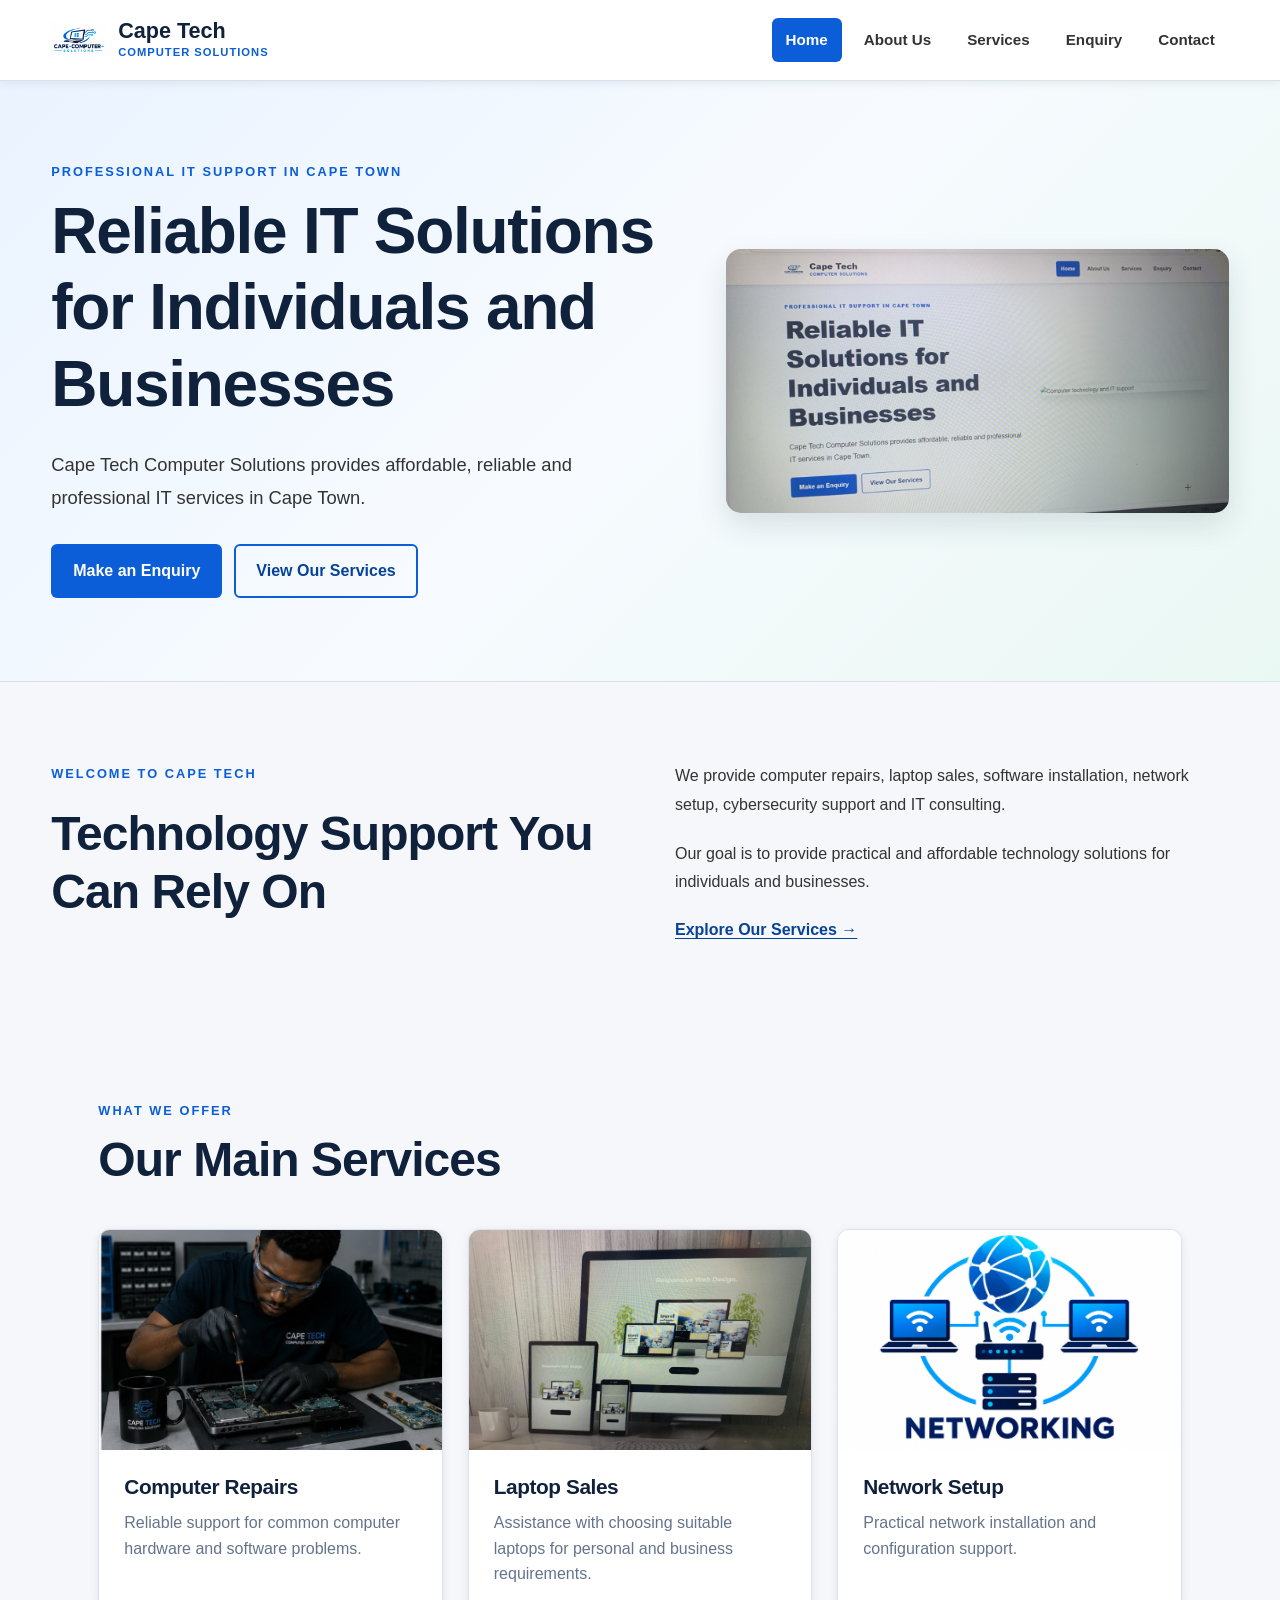
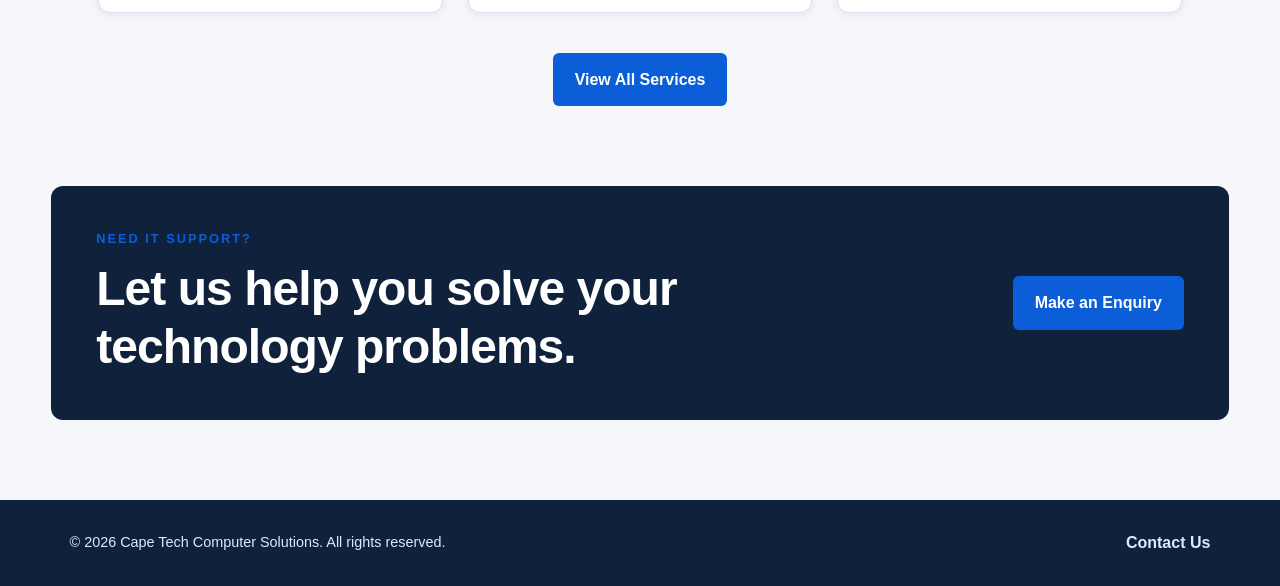
<file: index.html>
<!DOCTYPE html>
<html lang="en">

<head>

    <meta charset="UTF-8">

    <meta name="viewport"
          content="width=device-width, initial-scale=1.0">

    <meta name="description"
          content="Cape Tech Computer Solutions provides affordable computer repairs, IT support and technology services in Cape Town.">

    <meta name="keywords"
          content="computer repairs Cape Town, IT support Cape Town, laptop sales, networking">

    <title>Cape Tech Computer Solutions | Home</title>

    <link rel="stylesheet" href="css/style.css">

    <script src="js/script.js" defer></script>

</head>

<body>

    <!-- ================= HEADER ================= -->

    <header class="site-header">

        <nav class="site-nav" aria-label="Main navigation">

            <a href="index.html" class="logo">

                <img src="images/logo.png"
                     alt="Cape Tech Computer Solutions logo">

                <div>
                    <span class="logo-title">Cape Tech</span>
                    <span class="logo-subtitle">
                        Computer Solutions
                    </span>
                </div>

            </a>

            <!-- Burger menu button -->

            <button class="menu-toggle"
                    type="button"
                    aria-label="Open navigation menu"
                    aria-expanded="false"
                    aria-controls="primary-navigation">
                ☰
            </button>

            <ul class="nav-list" id="primary-navigation">

                <li>
                    <a href="index.html"
                       class="nav-link active"
                       aria-current="page">
                        Home
                    </a>
                </li>

                <li>
                    <a href="about.html"
                       class="nav-link">
                        About Us
                    </a>
                </li>

                <li>
                    <a href="services.html"
                       class="nav-link">
                        Services
                    </a>
                </li>

                <li>
                    <a href="enquiry.html"
                       class="nav-link">
                        Enquiry
                    </a>
                </li>

                <li>
                    <a href="contact.html"
                       class="nav-link">
                        Contact
                    </a>
                </li>

            </ul>

        </nav>

    </header>

    <!-- ================= MAIN ================= -->

    <main>

        <!-- HERO -->

        <section class="hero">

            <div class="hero-content">

                <div class="hero-text">

                    <p class="eyebrow">
                        Professional IT Support in Cape Town
                    </p>

                    <h1>
                        Reliable IT Solutions for Individuals
                        and Businesses
                    </h1>

                    <p class="hero-description">
                        Cape Tech Computer Solutions provides
                        affordable, reliable and professional
                        IT services in Cape Town.
                    </p>

                    <div class="button-group">

                        <a href="enquiry.html"
                           class="button button-primary">
                            Make an Enquiry
                        </a>

                        <a href="services.html"
                           class="button button-secondary">
                            View Our Services
                        </a>

                    </div>

                </div>

                <div class="hero-image">

                    <img src="images/hero.jpg"
                         alt="Computer technology and IT support">

                </div>

            </div>

        </section>

        <!-- WELCOME -->

        <section class="section">

            <div class="content-grid">

                <div>

                    <p class="eyebrow">
                        Welcome to Cape Tech
                    </p>

                    <h2>
                        Technology Support You Can Rely On
                    </h2>

                </div>

                <div>

                    <p>
                        We provide computer repairs,
                        laptop sales, software installation,
                        network setup, cybersecurity support
                        and IT consulting.
                    </p>

                    <p>
                        Our goal is to provide practical
                        and affordable technology solutions
                        for individuals and businesses.
                    </p>

                    <a href="services.html"
                       class="text-link">
                        Explore Our Services →
                    </a>

                </div>

            </div>

        </section>

        <!-- SERVICES PREVIEW -->

        <section class="section section-light">

            <div class="section-heading">

                <p class="eyebrow">
                    What We Offer
                </p>

                <h2>
                    Our Main Services
                </h2>

            </div>

            <div class="card-grid">

                <article class="service-card">

                    <img src="images/computer-repair.jpg"
                         alt="Computer repair service">

                    <div class="card-content">

                        <h3>
                            Computer Repairs
                        </h3>

                        <p>
                            Reliable support for common
                            computer hardware and software
                            problems.
                        </p>

                    </div>

                </article>

                <article class="service-card">

                    <img src="images/laptop.jpg"
                         alt="Laptop computer for personal and business use">

                    <div class="card-content">

                        <h3>
                            Laptop Sales
                        </h3>

                        <p>
                            Assistance with choosing suitable
                            laptops for personal and business
                            requirements.
                        </p>

                    </div>

                </article>

                <article class="service-card">

                    <img src="images/networking.jpg"
                         alt="Computer network equipment">

                    <div class="card-content">

                        <h3>
                            Network Setup
                        </h3>

                        <p>
                            Practical network installation
                            and configuration support.
                        </p>

                    </div>

                </article>

            </div>

            <div class="center-button">

                <a href="services.html"
                   class="button button-primary">
                    View All Services
                </a>

            </div>

        </section>

        <!-- CALL TO ACTION -->

        <section class="callout">

            <div>

                <p class="eyebrow">
                    Need IT Support?
                </p>

                <h2>
                    Let us help you solve your technology problems.
                </h2>

            </div>

            <a href="enquiry.html"
               class="button button-primary">
                Make an Enquiry
            </a>

        </section>

    </main>

    <!-- ================= FOOTER ================= -->

    <footer class="site-footer">

        <div class="footer-content">

            <p>
                &copy; 2026 Cape Tech Computer Solutions.
                All rights reserved.
            </p>

            <a href="contact.html">
                Contact Us
            </a>

        </div>

    </footer>

</body>

</html>
</file>
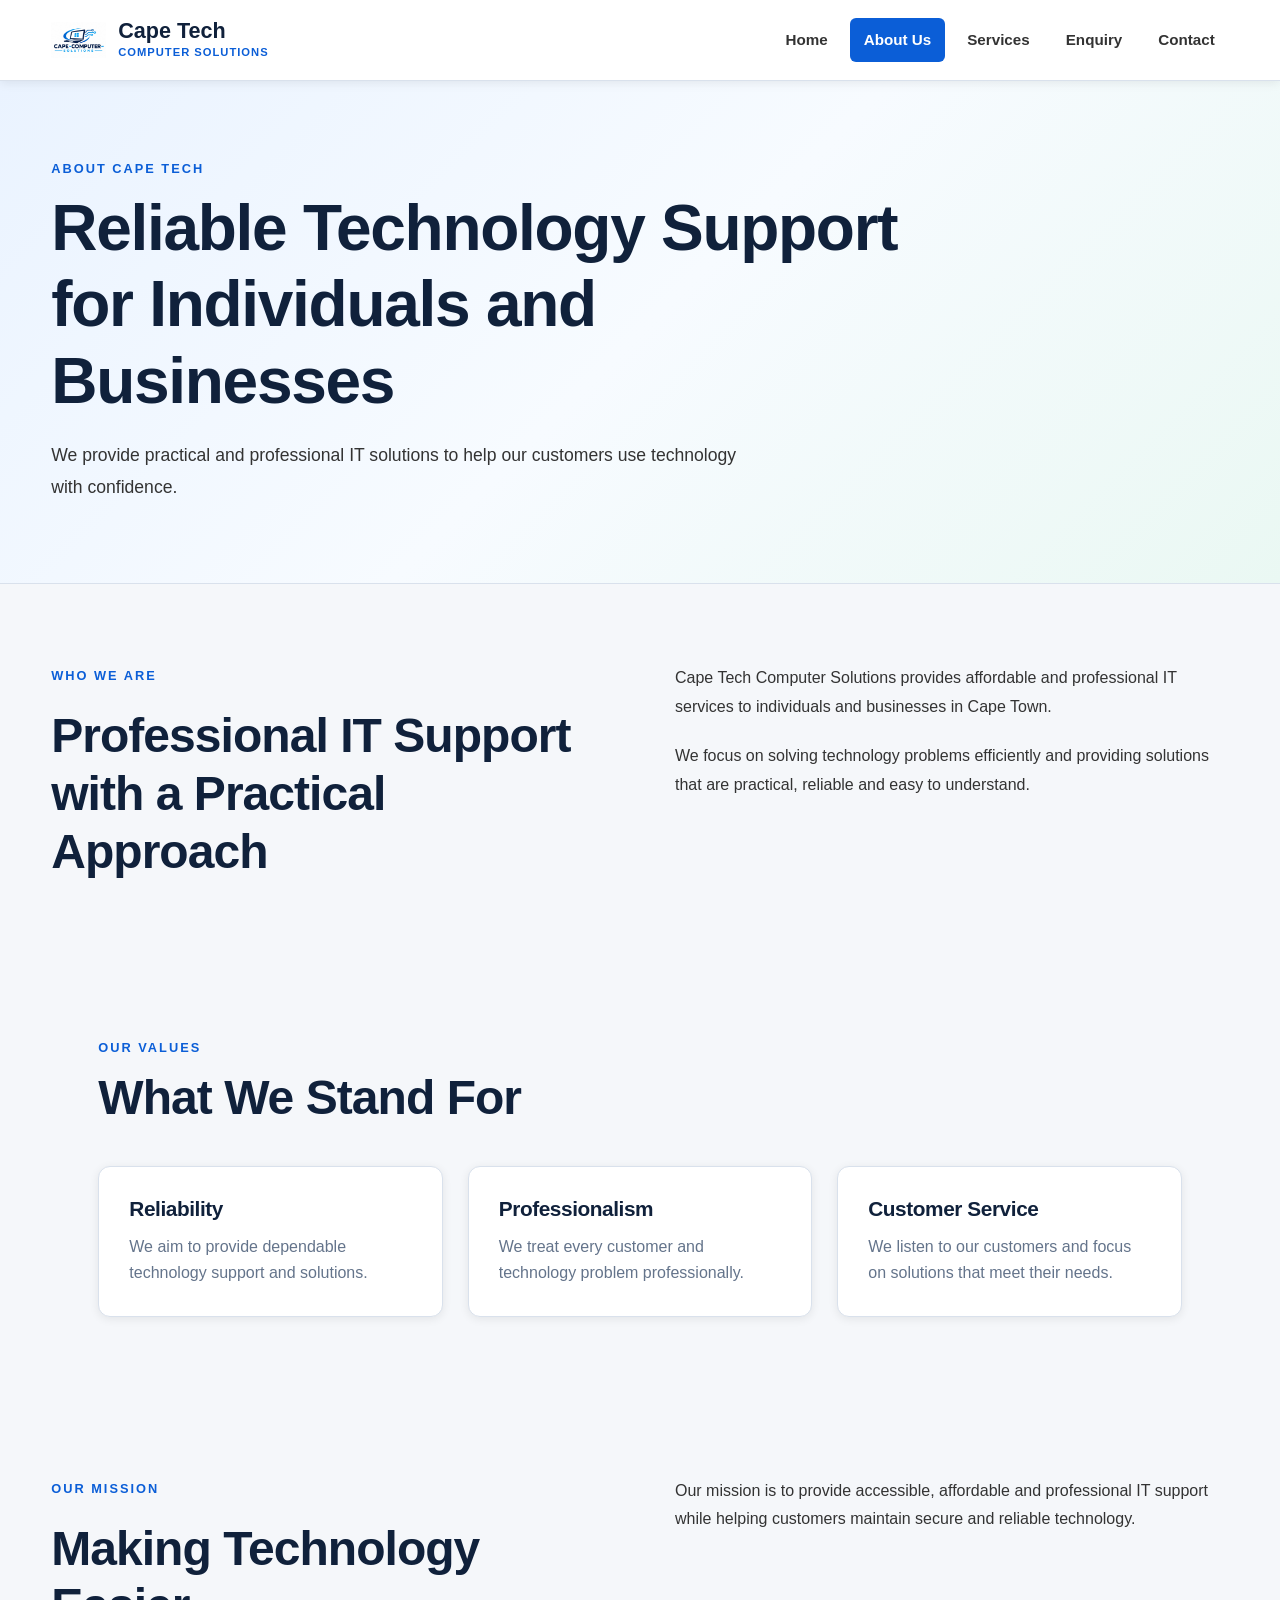
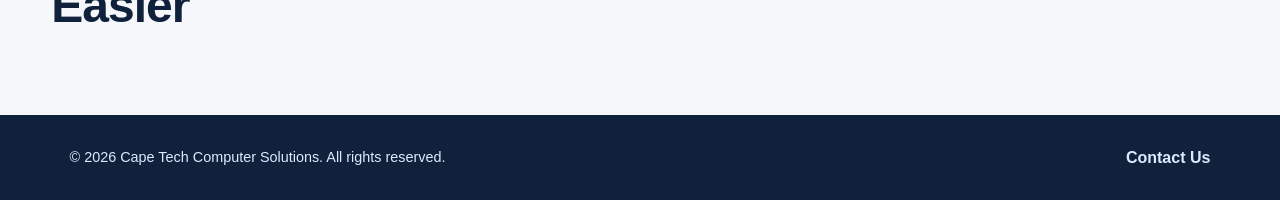
<file: about.html>
<!DOCTYPE html>
<html lang="en">

<head>
    <meta charset="UTF-8">
    <meta name="viewport" content="width=device-width, initial-scale=1.0">

    <meta name="description"
          content="Learn about Cape Tech Computer Solutions, our approach to computer repairs, IT support and technology services in Cape Town.">

    <meta name="keywords"
          content="computer repairs Cape Town, IT support Cape Town, about Cape Tech Computer Solutions">

    <title>Cape Tech Computer Solutions | About Us</title>

    <link rel="stylesheet" href="css/style.css">
    <script src="js/script.js" defer></script>
</head>

<body>

    <!-- HEADER -->
    <header class="site-header">
        <nav class="site-nav" aria-label="Main navigation">

            <a href="index.html" class="logo">
                <img src="images/logo.png"
                     alt="Cape Tech Computer Solutions logo">
                <div>
                    <span class="logo-title">Cape Tech</span>
                    <span class="logo-subtitle">Computer Solutions</span>
                </div>
            </a>

            <!-- Burger menu button -->
            <button class="menu-toggle"
                    type="button"
                    aria-label="Open navigation menu"
                    aria-expanded="false"
                    aria-controls="primary-navigation">
                ☰
            </button>

            <ul class="nav-list" id="primary-navigation">
                <li><a href="index.html" class="nav-link">Home</a></li>
                <li>
                    <a href="about.html"
                       class="nav-link active"
                       aria-current="page">
                        About Us
                    </a>
                </li>
                <li><a href="services.html" class="nav-link">Services</a></li>
                <li><a href="enquiry.html" class="nav-link">Enquiry</a></li>
                <li><a href="contact.html" class="nav-link">Contact</a></li>
            </ul>

        </nav>
    </header>

    <main>

        <!-- PAGE HERO -->
        <section class="page-hero">
            <div class="page-hero-content">
                <p class="eyebrow">About Cape Tech</p>

                <h1>
                    Reliable Technology Support
                    for Individuals and Businesses
                </h1>

                <p>
                    We provide practical and professional
                    IT solutions to help our customers
                    use technology with confidence.
                </p>
            </div>
        </section>

        <!-- ABOUT -->
        <section class="section">
            <div class="content-grid">
                <div>
                    <p class="eyebrow">Who We Are</p>
                    <h2>
                        Professional IT Support
                        with a Practical Approach
                    </h2>
                </div>

                <div>
                    <p>
                        Cape Tech Computer Solutions provides
                        affordable and professional IT services
                        to individuals and businesses in Cape Town.
                    </p>

                    <p>
                        We focus on solving technology problems
                        efficiently and providing solutions that
                        are practical, reliable and easy to understand.
                    </p>
                </div>
            </div>
        </section>

        <!-- VALUES -->
        <section class="section section-light">
            <div class="section-heading">
                <p class="eyebrow">Our Values</p>
                <h2>What We Stand For</h2>
            </div>

            <div class="card-grid">
                <article class="info-card">
                    <h3>Reliability</h3>
                    <p>
                        We aim to provide dependable
                        technology support and solutions.
                    </p>
                </article>

                <article class="info-card">
                    <h3>Professionalism</h3>
                    <p>
                        We treat every customer and
                        technology problem professionally.
                    </p>
                </article>

                <article class="info-card">
                    <h3>Customer Service</h3>
                    <p>
                        We listen to our customers and
                        focus on solutions that meet their needs.
                    </p>
                </article>
            </div>
        </section>

        <!-- MISSION -->
        <section class="section">
            <div class="content-grid">
                <div>
                    <p class="eyebrow">Our Mission</p>
                    <h2>Making Technology Easier</h2>
                </div>

                <div>
                    <p>
                        Our mission is to provide accessible,
                        affordable and professional IT support
                        while helping customers maintain secure
                        and reliable technology.
                    </p>
                </div>
            </div>
        </section>

    </main>

    <!-- FOOTER -->
    <footer class="site-footer">
        <div class="footer-content">
            <p>
                &copy; 2026 Cape Tech Computer Solutions.
                All rights reserved.
            </p>

            <a href="contact.html">Contact Us</a>
        </div>
    </footer>

</body>
</html>
</file>
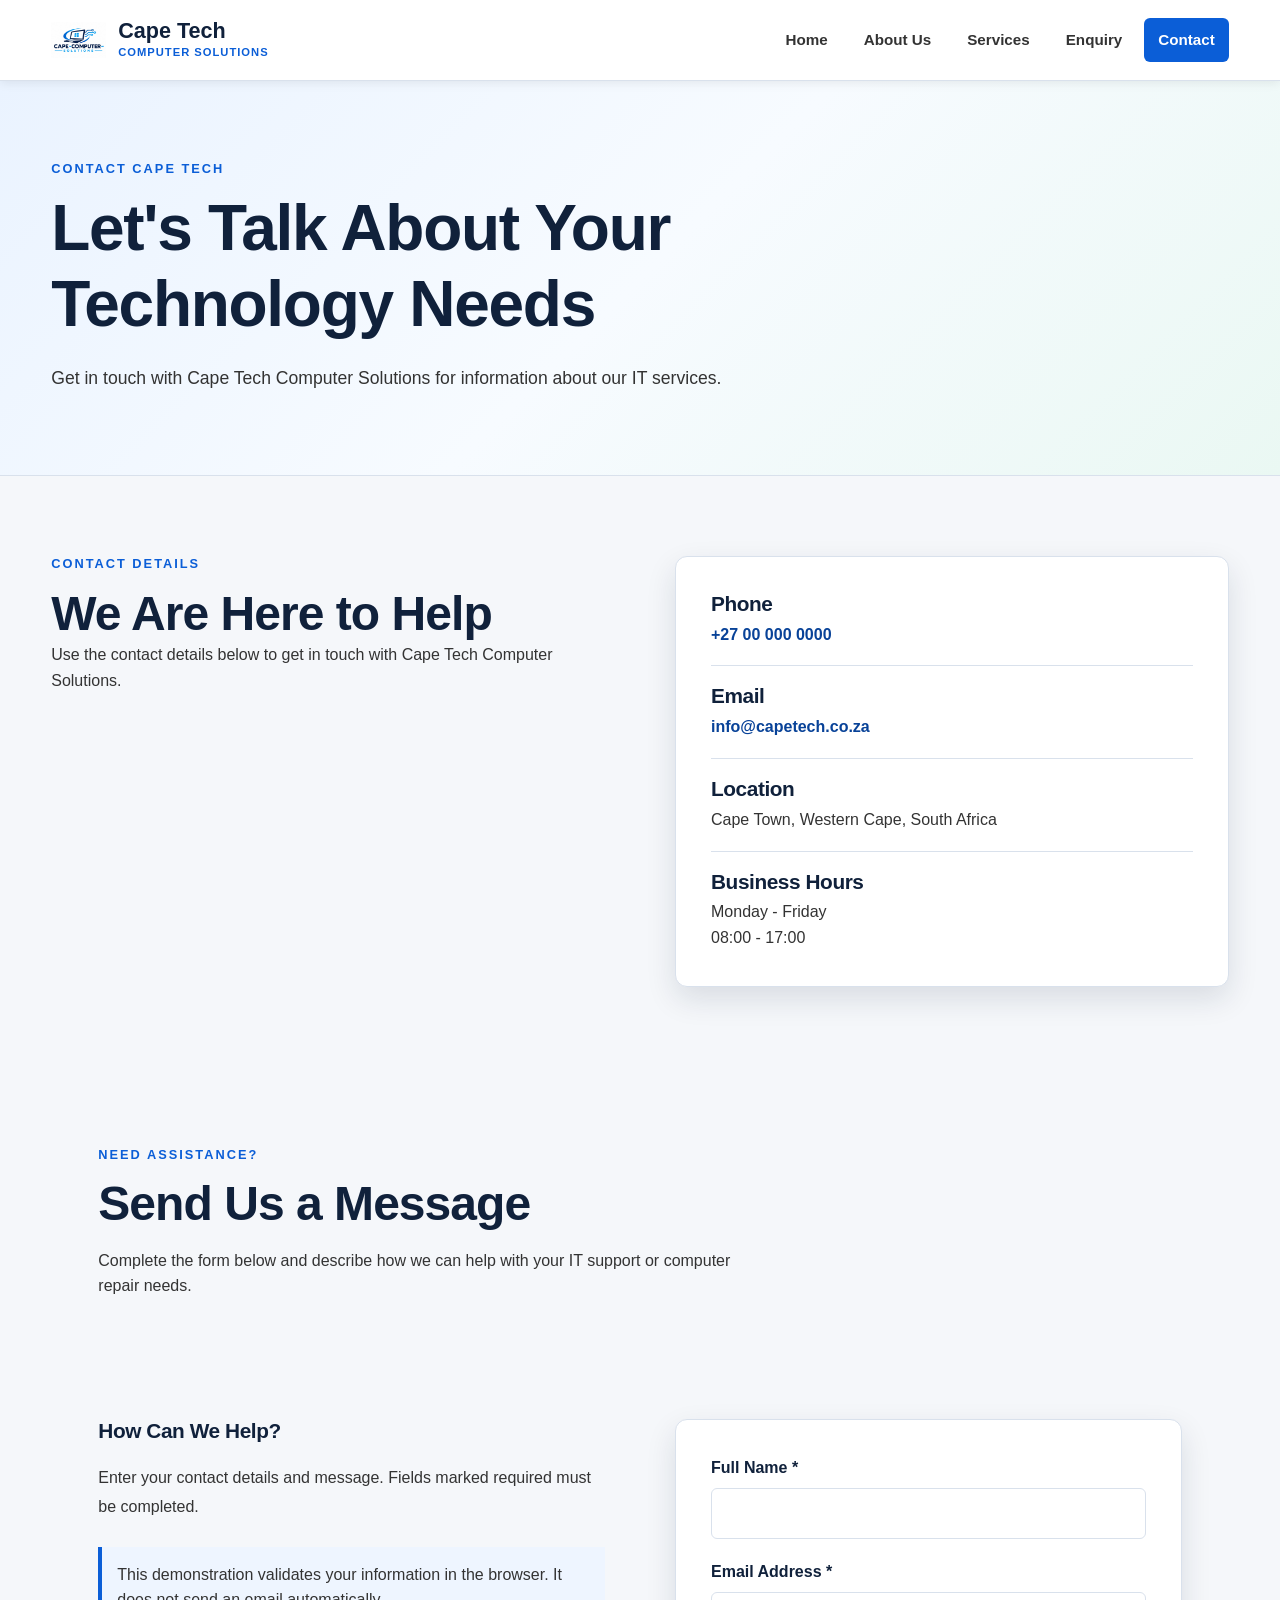
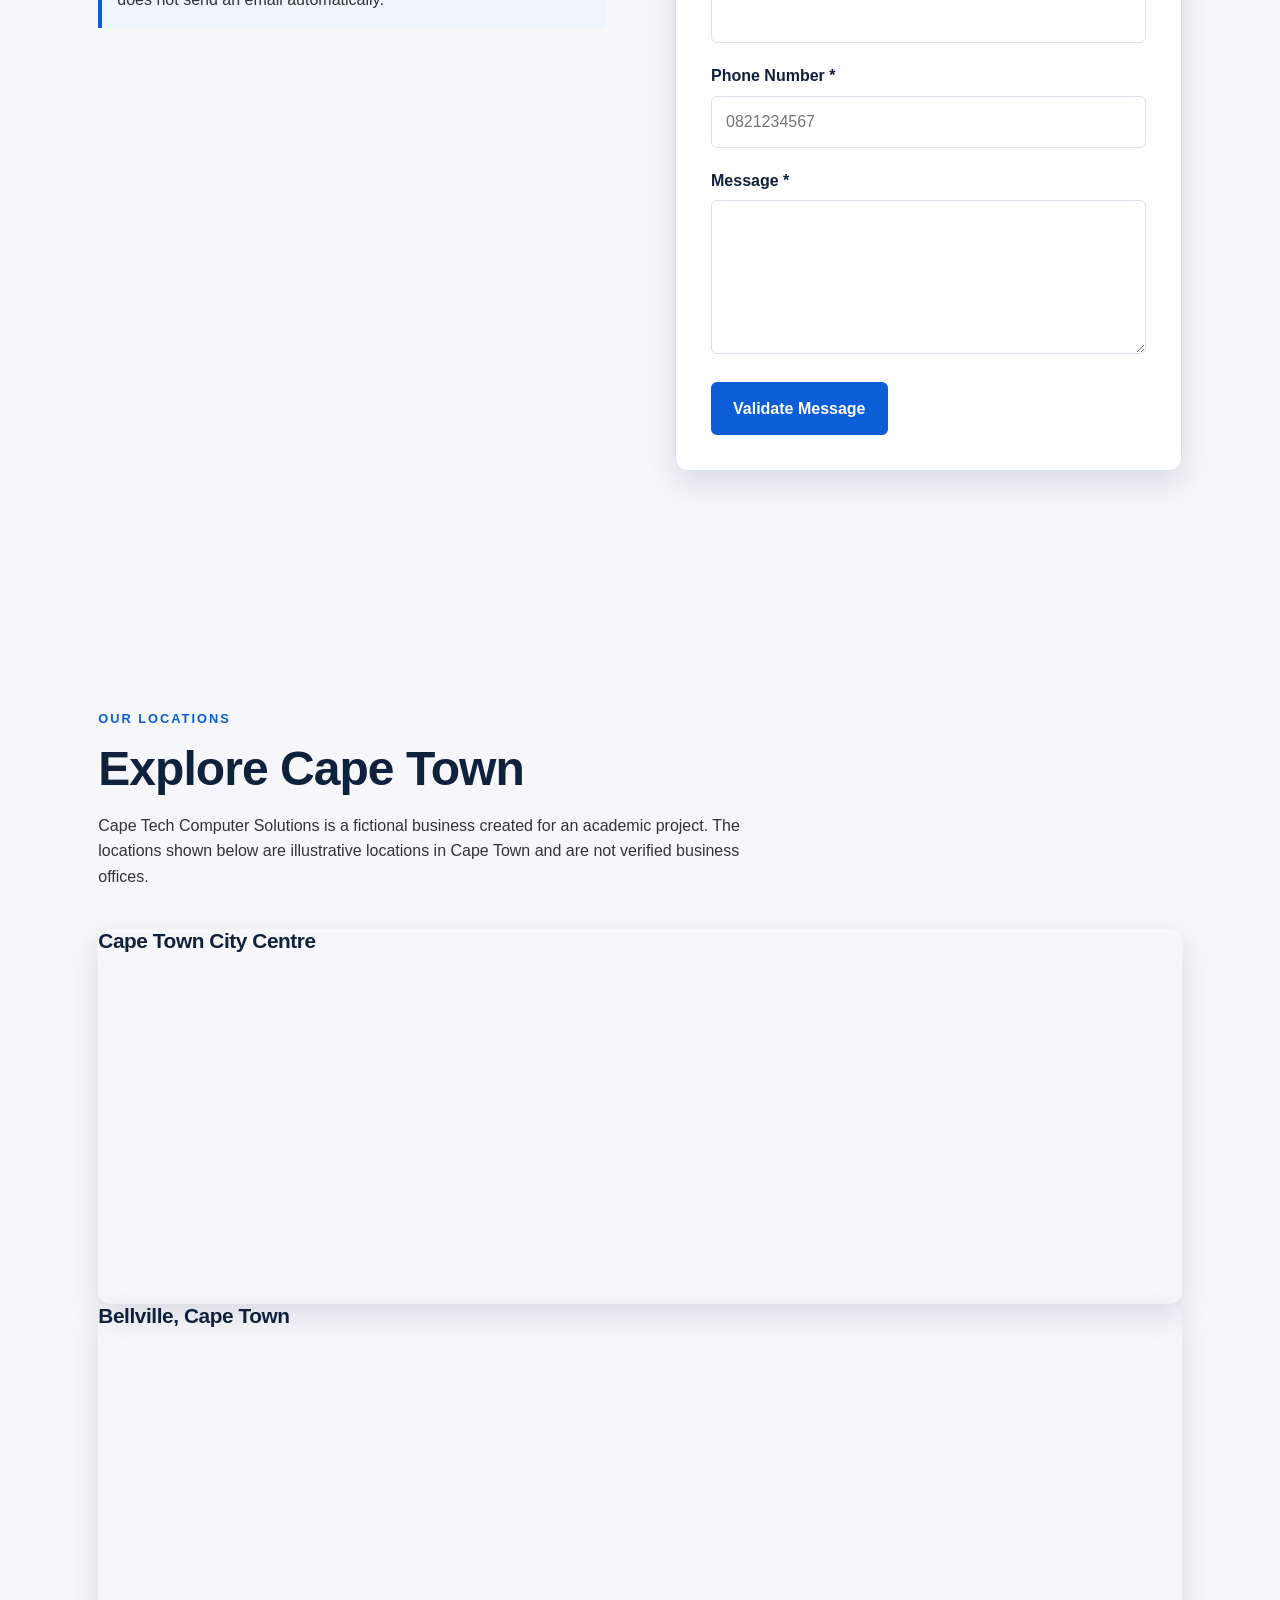
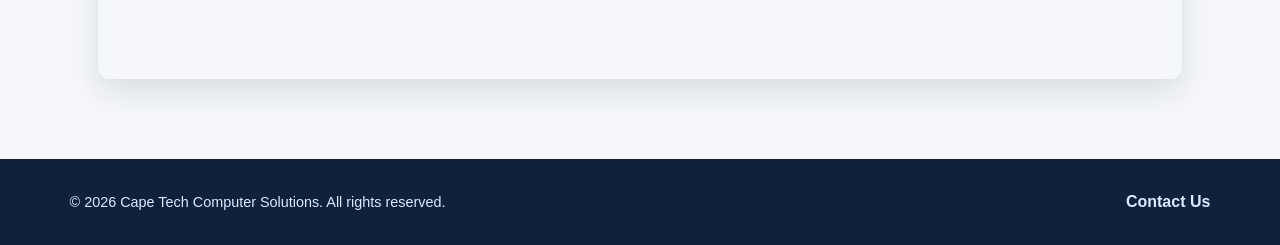
<file: contact.html>
<!DOCTYPE html>
<html lang="en">

<head>
    <meta charset="UTF-8">
    <meta name="viewport" content="width=device-width, initial-scale=1.0">

    <meta name="description"
          content="Contact Cape Tech Computer Solutions for professional IT support, computer repairs and technology services in Cape Town.">
    <meta name="keywords"
          content="computer repairs Cape Town, IT support Cape Town, contact Cape Tech Computer Solutions">

    <title>Cape Tech Computer Solutions | Contact</title>

    <link rel="stylesheet" href="css/style.css">
    <script src="js/script.js" defer></script>
</head>

<body>

    <header class="site-header">
        <nav class="site-nav" aria-label="Main navigation">

            <a href="index.html" class="logo">
                <img src="images/logo.png"
                     alt="Cape Tech Computer Solutions logo">
                <div>
                    <span class="logo-title">Cape Tech</span>
                    <span class="logo-subtitle">Computer Solutions</span>
                </div>
            </a>

            <button class="menu-toggle"
                    type="button"
                    aria-label="Open navigation menu"
                    aria-expanded="false"
                    aria-controls="primary-navigation">
                ☰
            </button>

            <ul class="nav-list" id="primary-navigation">
                <li><a href="index.html" class="nav-link">Home</a></li>
                <li><a href="about.html" class="nav-link">About Us</a></li>
                <li><a href="services.html" class="nav-link">Services</a></li>
                <li><a href="enquiry.html" class="nav-link">Enquiry</a></li>
                <li>
                    <a href="contact.html"
                       class="nav-link active"
                       aria-current="page">Contact</a>
                </li>
            </ul>
        </nav>
    </header>

    <main>

        <!-- Page introduction -->
        <section class="page-hero">
            <div class="page-hero-content">
                <p class="eyebrow">Contact Cape Tech</p>
                <h1>Let's Talk About Your Technology Needs</h1>
                <p>
                    Get in touch with Cape Tech Computer Solutions for information
                    about our IT services.
                </p>
            </div>
        </section>

        <!-- Contact information -->
        <section class="section">
            <div class="contact-grid">

                <div>
                    <p class="eyebrow">Contact Details</p>
                    <h2>We Are Here to Help</h2>
                    <p>
                        Use the contact details below to get in touch with Cape Tech
                        Computer Solutions.
                    </p>
                </div>

                <div class="contact-card">

                    <div class="contact-item">
                        <h3>Phone</h3>
                        <p>
                            <a href="tel:+27000000000">+27 00 000 0000</a>
                        </p>
                    </div>

                    <div class="contact-item">
                        <h3>Email</h3>
                        <p>
                            <a href="mailto:info@capetech.co.za">
                                info@capetech.co.za
                            </a>
                        </p>
                    </div>

                    <div class="contact-item">
                        <h3>Location</h3>
                        <p>Cape Town, Western Cape, South Africa</p>
                    </div>

                    <div class="contact-item">
                        <h3>Business Hours</h3>
                        <p>Monday - Friday<br>08:00 - 17:00</p>
                    </div>

                </div>
            </div>
        </section>

        <!-- Contact form -->
        <section class="section section-light">

            <div class="section-heading">
                <p class="eyebrow">Need Assistance?</p>
                <h2>Send Us a Message</h2>
                <p>
                    Complete the form below and describe how we can help with your
                    IT support or computer repair needs.
                </p>
            </div>

            <div class="section form-layout">

                <div>
                    <h3>How Can We Help?</h3>
                    <p class="form-intro">
                        Enter your contact details and message. Fields marked
                        required must be completed.
                    </p>

                    <p class="form-note">
                        This demonstration validates your information in the browser.
                        It does not send an email automatically.
                    </p>
                </div>

                <form class="enquiry-form" id="contact-form" novalidate>

                    <div class="form-group">
                        <label for="contact-name">Full Name *</label>
                        <input type="text"
                               id="contact-name"
                               name="name"
                               autocomplete="name"
                               aria-describedby="contact-name-error"
                               required>
                        <small class="form-error"
                               id="contact-name-error"></small>
                    </div>

                    <div class="form-group">
                        <label for="contact-email">Email Address *</label>
                        <input type="email"
                               id="contact-email"
                               name="email"
                               autocomplete="email"
                               aria-describedby="contact-email-error"
                               required>
                        <small class="form-error"
                               id="contact-email-error"></small>
                    </div>

                    <div class="form-group">
                        <label for="contact-phone">Phone Number *</label>
                        <input type="tel"
                               id="contact-phone"
                               name="phone"
                               autocomplete="tel"
                               inputmode="numeric"
                               aria-describedby="contact-phone-error"
                               placeholder="0821234567"
                               required>
                        <small class="form-error"
                               id="contact-phone-error"></small>
                    </div>

                    <div class="form-group">
                        <label for="contact-message">Message *</label>
                        <textarea id="contact-message"
                                  name="message"
                                  rows="5"
                                  aria-describedby="contact-message-error"
                                  required></textarea>
                        <small class="form-error"
                               id="contact-message-error"></small>
                    </div>

                    <button class="button button-primary" type="submit">
                        Validate Message
                    </button>

                    <p id="contact-form-status"
                       role="status"
                       aria-live="polite"></p>

                </form>
            </div>
        </section>

        <!-- Google Maps: two illustrative locations -->
        <section class="section">

            <div class="section-heading">
                <p class="eyebrow">Our Locations</p>
                <h2>Explore Cape Town</h2>
                <p>
                    Cape Tech Computer Solutions is a fictional business created
                    for an academic project. The locations shown below are
                    illustrative locations in Cape Town and are not verified
                    business offices.
                </p>
            </div>

            <!-- Location 1 -->
            <div class="map-container">
                <h3>Cape Town City Centre</h3>

                <iframe
                    src="https://maps.google.com/maps?q=Cape%20Town%20City%20Centre%2C%20South%20Africa&output=embed"
                    title="Illustrative map of Cape Town City Centre"
                    width="100%"
                    height="350"
                    style="border: 0;"
                    loading="lazy"
                    referrerpolicy="no-referrer-when-downgrade"
                    allowfullscreen>
                </iframe>
            </div>

            <!-- Location 2 -->
            <div class="map-container">
                <h3>Bellville, Cape Town</h3>

                <iframe
                    src="https://maps.google.com/maps?q=Bellville%2C%20Cape%20Town%2C%20South%20Africa&output=embed"
                    title="Illustrative map of Bellville, Cape Town"
                    width="100%"
                    height="350"
                    style="border: 0;"
                    loading="lazy"
                    referrerpolicy="no-referrer-when-downgrade"
                    allowfullscreen>
                </iframe>
            </div>

        </section>

    </main>

    <!-- Footer -->
    <footer class="site-footer">
        <div class="footer-content">
            <p>&copy; 2026 Cape Tech Computer Solutions. All rights reserved.</p>
            <a href="contact.html" aria-current="page">Contact Us</a>
        </div>
    </footer>

</body>
</html>
</file>
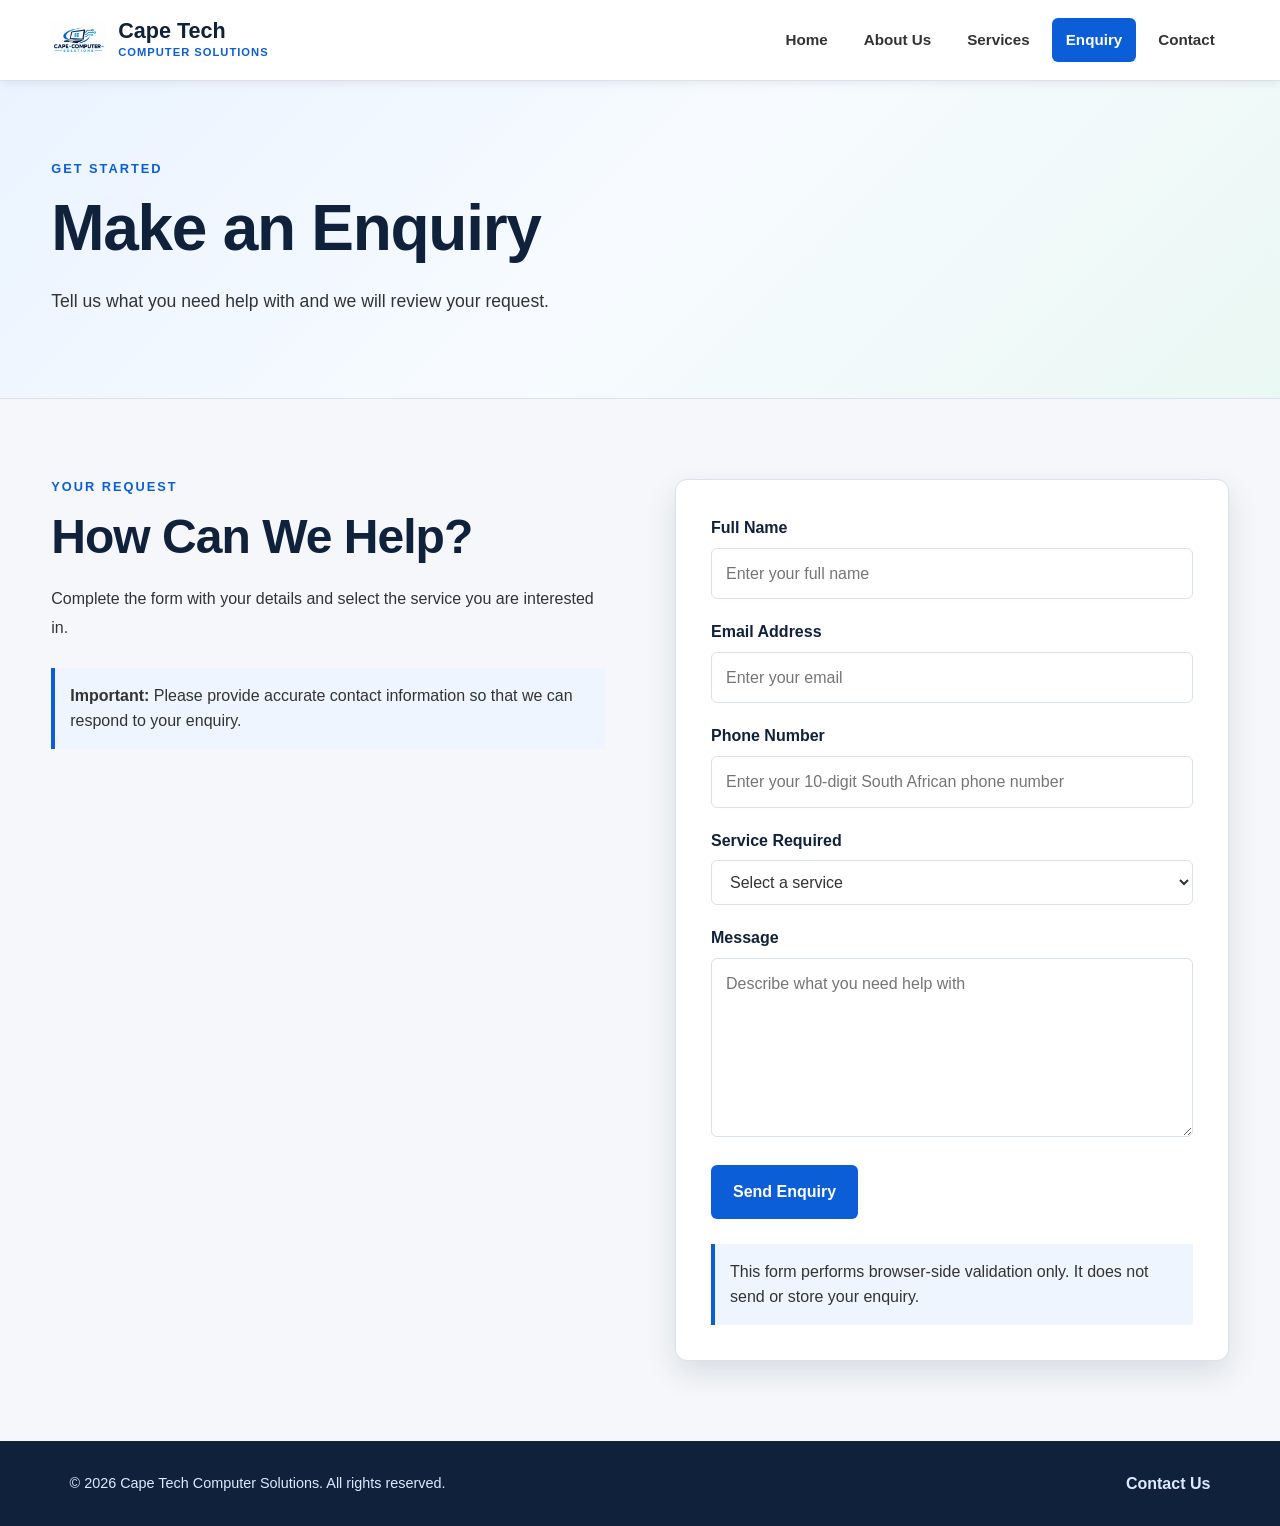
<file: enquiry.html>
<!DOCTYPE html>
<html lang="en">
<head>
    <meta charset="UTF-8">
    <meta name="viewport" content="width=device-width, initial-scale=1.0">

    <meta name="description"
          content="Make an enquiry about computer repairs and IT services in Cape Town with Cape Tech Computer Solutions.">
    <meta name="keywords"
          content="computer repairs Cape Town, IT services, laptop sales, software installation, network setup, cybersecurity support, IT consulting">

    <title>Cape Tech Computer Solutions | Enquiry</title>

    <link rel="stylesheet" href="css/style.css">
    <script src="js/script.js" defer></script>
</head>

<body>
    <header class="site-header">
        <nav class="site-nav" aria-label="Main navigation">
            <a href="index.html" class="logo">
                <img src="images/logo.png" alt="Cape Tech Computer Solutions logo">
                <div>
                    <span class="logo-title">Cape Tech</span>
                    <span class="logo-subtitle">Computer Solutions</span>
                </div>
            </a>

            <!-- Accessible burger menu button -->
            <button class="menu-toggle"
                    type="button"
                    aria-label="Open navigation menu"
                    aria-expanded="false"
                    aria-controls="primary-navigation">
                ☰
            </button>

            <ul class="nav-list" id="primary-navigation">
                <li><a href="index.html" class="nav-link">Home</a></li>
                <li><a href="about.html" class="nav-link">About Us</a></li>
                <li><a href="services.html" class="nav-link">Services</a></li>
                <li>
                    <a href="enquiry.html" class="nav-link active" aria-current="page">Enquiry</a>
                </li>
                <li><a href="contact.html" class="nav-link">Contact</a></li>
            </ul>
        </nav>
    </header>

    <main>
        <section class="page-hero">
            <div class="page-hero-content">
                <p class="eyebrow">Get Started</p>
                <h1>Make an Enquiry</h1>
                <p>Tell us what you need help with and we will review your request.</p>
            </div>
        </section>

        <section class="section">
            <div class="form-layout">
                <div>
                    <p class="eyebrow">Your Request</p>
                    <h2>How Can We Help?</h2>
                    <p class="form-intro">
                        Complete the form with your details and select the service you are interested in.
                    </p>
                    <div class="form-note">
                        <strong>Important:</strong>
                        Please provide accurate contact information so that we can respond to your enquiry.
                    </div>
                </div>

                <form class="enquiry-form"
                      id="enquiry-form"
                      action="#"
                      method="post"
                      novalidate>
                    <div class="form-group">
                        <label for="name">Full Name</label>
                        <input type="text"
                               id="name"
                               name="name"
                               placeholder="Enter your full name"
                               required
                               autocomplete="name"
                               aria-describedby="name-error">
                        <small class="field-error" id="name-error" aria-live="polite"></small>
                    </div>

                    <div class="form-group">
                        <label for="email">Email Address</label>
                        <input type="email"
                               id="email"
                               name="email"
                               placeholder="Enter your email"
                               required
                               autocomplete="email"
                               aria-describedby="email-error">
                        <small class="field-error" id="email-error" aria-live="polite"></small>
                    </div>

                    <div class="form-group">
                        <label for="phone">Phone Number</label>
                        <input type="tel"
                               id="phone"
                               name="phone"
                               placeholder="Enter your 10-digit South African phone number"
                               required
                               autocomplete="tel"
                               inputmode="numeric"
                               aria-describedby="phone-error">
                        <small class="field-error" id="phone-error" aria-live="polite"></small>
                    </div>

                    <div class="form-group">
                        <label for="service">Service Required</label>
                        <select id="service"
                                name="service"
                                required
                                aria-describedby="service-error">
                            <option value="">Select a service</option>
                            <option value="computer-repairs">Computer Repairs</option>
                            <option value="laptop-sales">Laptop Sales</option>
                            <option value="software">Software Installation</option>
                            <option value="network">Network Setup</option>
                            <option value="cybersecurity">Cybersecurity Support</option>
                            <option value="consulting">IT Consulting</option>
                        </select>
                        <small class="field-error" id="service-error" aria-live="polite"></small>
                    </div>

                    <div class="form-group">
                        <label for="message">Message</label>
                        <textarea id="message"
                                  name="message"
                                  rows="6"
                                  placeholder="Describe what you need help with"
                                  required
                                  aria-describedby="message-error"></textarea>
                        <small class="field-error" id="message-error" aria-live="polite"></small>
                    </div>

                    <button type="submit" class="button button-primary">Send Enquiry</button>
                    <p id="form-status" role="status" aria-live="polite"></p>
                    <p class="form-note">
                        This form performs browser-side validation only. It does not send or store your enquiry.
                    </p>
                </form>
            </div>
        </section>
    </main>

    <footer class="site-footer">
        <div class="footer-content">
            <p>&copy; 2026 Cape Tech Computer Solutions. All rights reserved.</p>
            <a href="contact.html">Contact Us</a>
        </div>
    </footer>
</body>
</html>
</file>
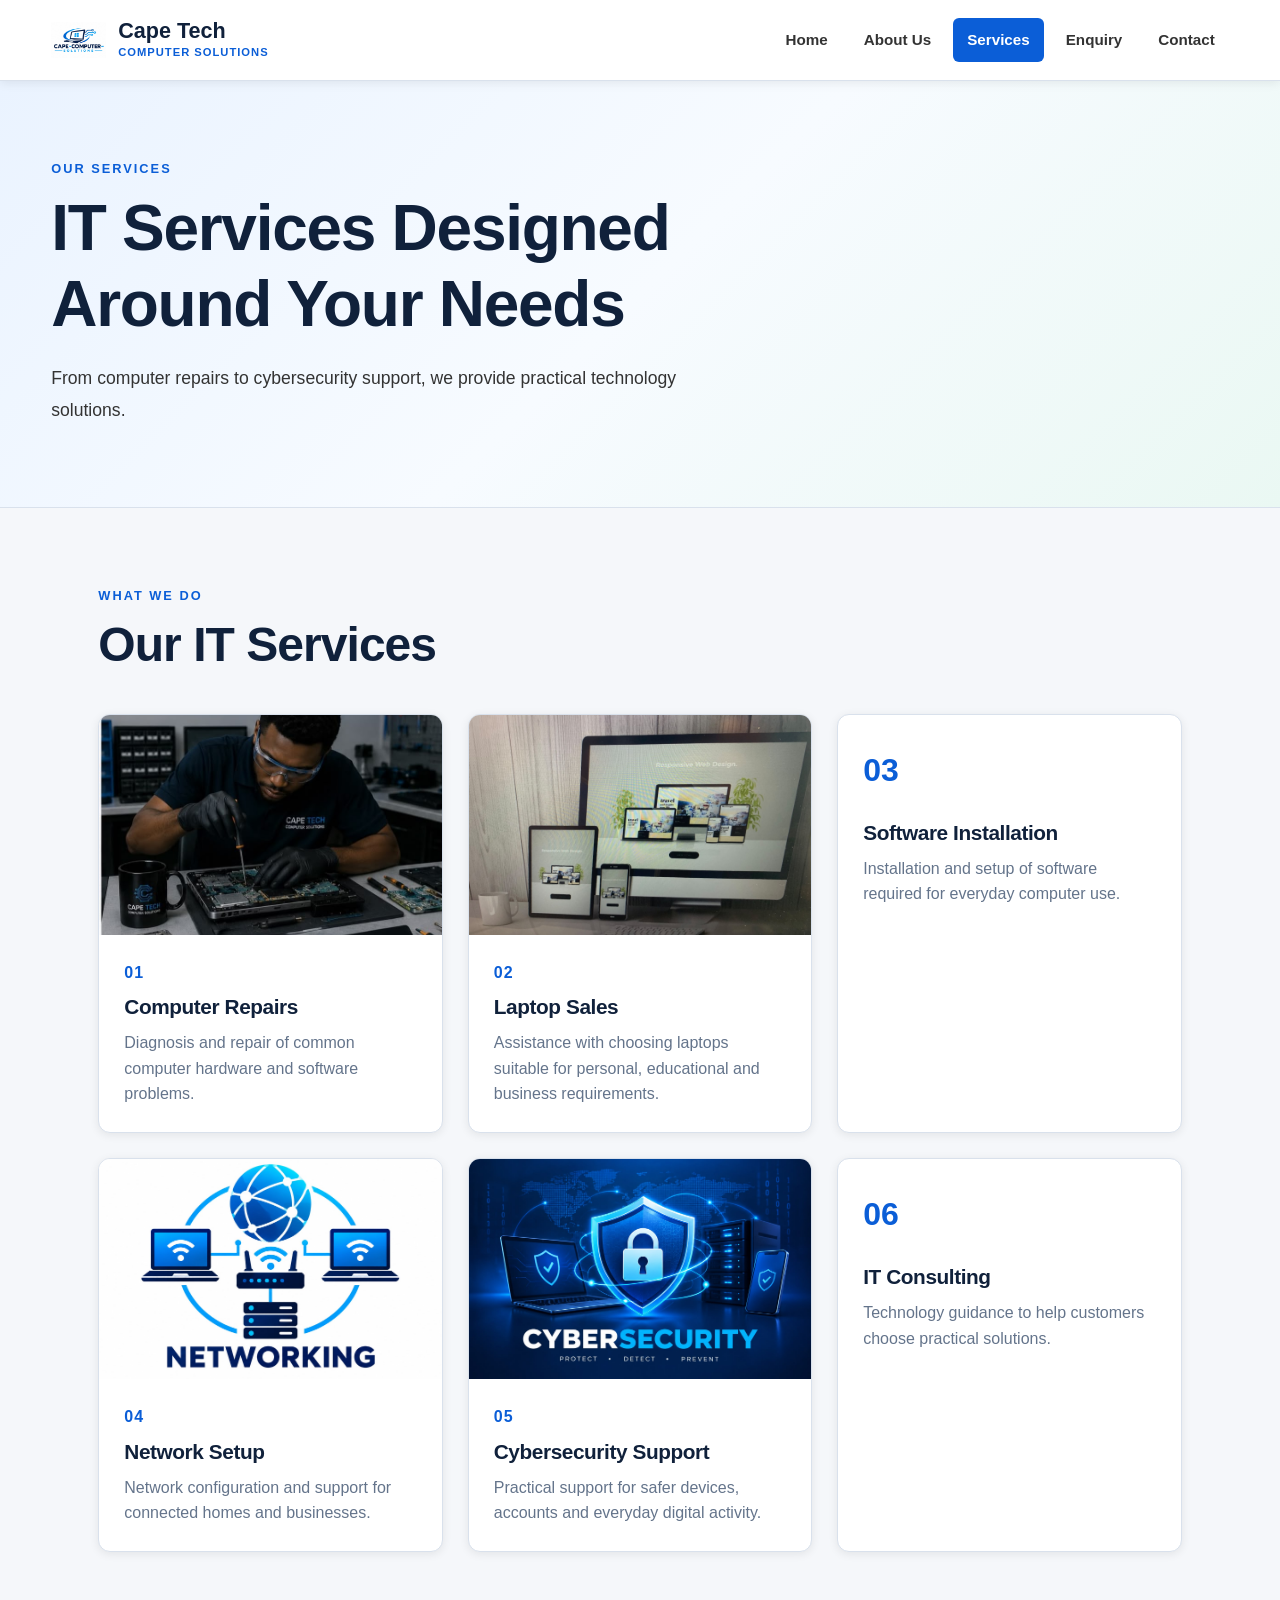
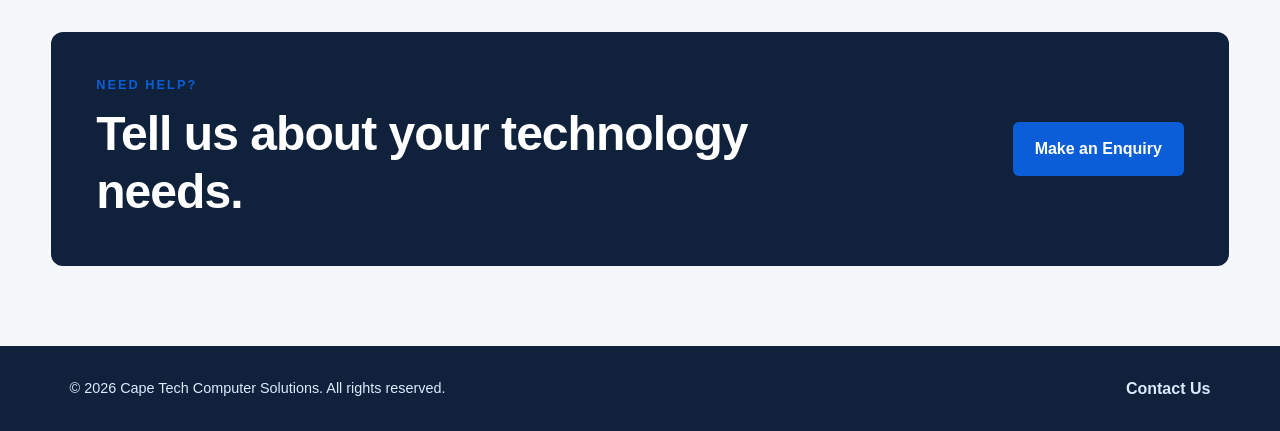
<file: services.html>
<!DOCTYPE html>
<html lang="en">

<head>
    <meta charset="UTF-8">
    <meta name="viewport" content="width=device-width, initial-scale=1.0">

    <meta name="description"
          content="Explore Cape Tech Computer Solutions' computer repairs, laptop sales, software installation, networking and cybersecurity services in Cape Town.">

    <meta name="keywords"
          content="computer repairs Cape Town, laptop sales Cape Town, IT support Cape Town, networking, cybersecurity support">

    <title>Cape Tech Computer Solutions | Services</title>

    <link rel="stylesheet" href="css/style.css">
    <script src="js/script.js" defer></script>
</head>

<body>

    <header class="site-header">
        <nav class="site-nav" aria-label="Main navigation">

            <a href="index.html" class="logo">
                <img src="images/logo.png"
                     alt="Cape Tech Computer Solutions logo">
                <div>
                    <span class="logo-title">Cape Tech</span>
                    <span class="logo-subtitle">Computer Solutions</span>
                </div>
            </a>

            <!-- Burger menu button -->
            <button class="menu-toggle"
                    type="button"
                    aria-label="Open navigation menu"
                    aria-expanded="false"
                    aria-controls="primary-navigation">
                ☰
            </button>

            <ul class="nav-list" id="primary-navigation">
                <li><a href="index.html" class="nav-link">Home</a></li>
                <li><a href="about.html" class="nav-link">About Us</a></li>
                <li>
                    <a href="services.html"
                       class="nav-link active"
                       aria-current="page">
                        Services
                    </a>
                </li>
                <li><a href="enquiry.html" class="nav-link">Enquiry</a></li>
                <li><a href="contact.html" class="nav-link">Contact</a></li>
            </ul>
        </nav>
    </header>

    <main>

        <section class="page-hero">
            <div class="page-hero-content">
                <p class="eyebrow">Our Services</p>

                <h1>IT Services Designed Around Your Needs</h1>

                <p>
                    From computer repairs to cybersecurity support,
                    we provide practical technology solutions.
                </p>
            </div>
        </section>

        <section class="section">
            <div class="section-heading">
                <p class="eyebrow">What We Do</p>
                <h2>Our IT Services</h2>
            </div>

            <div class="card-grid service-page-grid">

                <article class="service-card">
                    <img src="images/computer-repair.jpg"
                         alt="Technician's computer repair service">
                    <div class="card-content">
                        <span class="service-number">01</span>
                        <h3>Computer Repairs</h3>
                        <p>
                            Diagnosis and repair of common computer
                            hardware and software problems.
                        </p>
                    </div>
                </article>

                <article class="service-card">
                    <img src="images/laptop.jpg"
                         alt="Laptop computer for personal and business use">
                    <div class="card-content">
                        <span class="service-number">02</span>
                        <h3>Laptop Sales</h3>
                        <p>
                            Assistance with choosing laptops suitable
                            for personal, educational and business requirements.
                        </p>
                    </div>
                </article>

                <article class="service-card">
                    <div class="service-icon" aria-hidden="true">03</div>
                    <div class="card-content">
                        <h3>Software Installation</h3>
                        <p>
                            Installation and setup of software required
                            for everyday computer use.
                        </p>
                    </div>
                </article>

                <article class="service-card">
                    <img src="images/networking.jpg"
                         alt="Computer network equipment">
                    <div class="card-content">
                        <span class="service-number">04</span>
                        <h3>Network Setup</h3>
                        <p>
                            Network configuration and support for
                            connected homes and businesses.
                        </p>
                    </div>
                </article>

                <article class="service-card">
                    <img src="images/cybersecurity.jpg"
                         alt="Cybersecurity technology protecting digital devices">
                    <div class="card-content">
                        <span class="service-number">05</span>
                        <h3>Cybersecurity Support</h3>
                        <p>
                            Practical support for safer devices,
                            accounts and everyday digital activity.
                        </p>
                    </div>
                </article>

                <article class="service-card">
                    <div class="service-icon" aria-hidden="true">06</div>
                    <div class="card-content">
                        <h3>IT Consulting</h3>
                        <p>
                            Technology guidance to help customers
                            choose practical solutions.
                        </p>
                    </div>
                </article>

            </div>
        </section>

        <section class="callout">
            <div>
                <p class="eyebrow">Need Help?</p>
                <h2>Tell us about your technology needs.</h2>
            </div>

            <a href="enquiry.html" class="button button-primary">
                Make an Enquiry
            </a>
        </section>

    </main>

    <footer class="site-footer">
        <div class="footer-content">
            <p>
                &copy; 2026 Cape Tech Computer Solutions.
                All rights reserved.
            </p>
            <a href="contact.html">Contact Us</a>
        </div>
    </footer>

</body>
</html>
</file>
<file: css/style.css>
/* =========================================================
   CAPE TECH COMPUTER SOLUTIONS
   MAIN WEBSITE STYLESHEET
   ========================================================= */


/* =========================================================
   1. CSS RESET
   ========================================================= */

*,
*::before,
*::after {
    margin: 0;
    padding: 0;
    box-sizing: border-box;
}


html {
    font-size: 100%;
    scroll-behavior: smooth;
}


body {
    min-height: 100vh;

    font-family: Arial, Helvetica, sans-serif;

    font-size: 1rem;

    line-height: 1.6;

    color: #333333;

    background-color: #f5f7fa;
}


img {
    display: block;

    max-width: 100%;

    height: auto;
}


button,
input,
select,
textarea {
    font: inherit;
}


a {
    color: inherit;

    text-decoration: none;
}


ul {
    list-style: none;
}


/* =========================================================
   2. COLOUR VARIABLES
   ========================================================= */

:root {

    --primary-color: #0b5ed7;

    --primary-dark: #084298;

    --accent-color: #19a974;

    --heading-color: #10213b;

    --text-color: #333333;

    --muted-color: #64748b;

    --light-color: #f5f7fa;

    --white-color: #ffffff;

    --border-color: #d9e1ec;

    --shadow-small:
        0 2px 10px rgba(0, 0, 0, 0.08);

    --shadow-medium:
        0 12px 30px rgba(16, 33, 59, 0.12);

    --container-width: 1200px;
}


/* =========================================================
   3. HEADER
   ========================================================= */

.site-header {

    position: sticky;

    top: 0;

    z-index: 1000;

    background-color: var(--white-color);

    border-bottom:
        1px solid var(--border-color);

    box-shadow: var(--shadow-small);
}


.site-nav {

    width: 92%;

    max-width: var(--container-width);

    min-height: 80px;

    margin: auto;

    display: flex;

    justify-content: space-between;

    align-items: center;

    gap: 30px;
}


/* =========================================================
   4. LOGO
   ========================================================= */

.logo {

    display: flex;

    align-items: center;

    gap: 12px;
}


.logo img {

    width: 55px;

    height: 55px;

    object-fit: contain;

    border-radius: 8px;
}


.logo-title {

    display: block;

    color: var(--heading-color);

    font-size: 1.35rem;

    font-weight: 800;

    line-height: 1.2;
}


.logo-subtitle {

    display: block;

    color: var(--primary-color);

    font-size: 0.7rem;

    font-weight: 700;

    letter-spacing: 1px;

    text-transform: uppercase;
}


/* =========================================================
   5. NAVIGATION
   ========================================================= */

.nav-list {

    display: flex;

    align-items: center;

    gap: 8px;
}


.nav-link {

    display: block;

    padding: 10px 14px;

    border-radius: 6px;

    color: var(--text-color);

    font-size: 0.95rem;

    font-weight: 600;

    transition:
        background-color 0.3s ease,
        color 0.3s ease,
        transform 0.3s ease;
}


.nav-link:hover {

    color: var(--primary-color);

    background-color: #eef5ff;
}


.nav-link.active {

    color: var(--white-color);

    background-color: var(--primary-color);
}


.nav-link.active:hover {

    color: var(--white-color);

    background-color: var(--primary-dark);
}


.nav-link:focus-visible,
.button:focus-visible,
input:focus-visible,
select:focus-visible,
textarea:focus-visible {

    outline: 3px solid #f2c94c;

    outline-offset: 3px;
}


/* =========================================================
   6. TYPOGRAPHY
   ========================================================= */

h1,
h2,
h3 {

    color: var(--heading-color);

    font-weight: 800;

    line-height: 1.2;

    letter-spacing: -0.02em;
}


h1 {

    font-size:
        clamp(2.2rem, 5vw, 4rem);
}


h2 {

    font-size:
        clamp(1.9rem, 4vw, 3rem);
}


h3 {

    font-size: 1.3rem;
}


p {

    color: var(--text-color);
}


.eyebrow {

    margin-bottom: 12px;

    color: var(--primary-color);

    font-size: 0.8rem;

    font-weight: 800;

    line-height: 1.3;

    letter-spacing: 2px;

    text-transform: uppercase;
}


/* =========================================================
   7. HERO HOME
   ========================================================= */

.hero {

    background:
        linear-gradient(
            135deg,
            #eaf3ff,
            #f7fbff,
            #eaf8f3
        );

    border-bottom:
        1px solid var(--border-color);
}


.hero-content {

    width: 92%;

    max-width: var(--container-width);

    min-height: 600px;

    margin: auto;

    padding: 80px 0;

    display: grid;

    grid-template-columns:
        1.1fr 0.9fr;

    gap: 60px;

    align-items: center;
}


.hero-text h1 {

    max-width: 700px;
}


.hero-description {

    max-width: 650px;

    margin-top: 25px;

    font-size: 1.15rem;

    line-height: 1.8;
}


.hero-image img {

    width: 100%;

    max-height: 450px;

    object-fit: cover;

    border-radius: 15px;

    box-shadow: var(--shadow-medium);
}


/* =========================================================
   8. BUTTONS
   ========================================================= */

.button-group {

    margin-top: 30px;

    display: flex;

    flex-wrap: wrap;

    gap: 12px;
}


.button {

    min-height: 48px;

    padding: 12px 20px;

    display: inline-flex;

    justify-content: center;

    align-items: center;

    border: 2px solid transparent;

    border-radius: 6px;

    font-weight: 700;

    cursor: pointer;

    transition:
        background-color 0.3s ease,
        color 0.3s ease,
        transform 0.3s ease,
        box-shadow 0.3s ease;
}


.button:hover {

    transform: translateY(-2px);

    box-shadow: var(--shadow-small);
}


.button:active {

    transform: translateY(0);
}


.button-primary {

    color: var(--white-color);

    background-color: var(--primary-color);
}


.button-primary:hover {

    background-color: var(--primary-dark);
}


.button-secondary {

    color: var(--primary-dark);

    background-color: transparent;

    border-color: var(--primary-color);
}


.button-secondary:hover {

    color: var(--white-color);

    background-color: var(--primary-color);
}


/* =========================================================
   9. GENERAL SECTIONS
   ========================================================= */

.section {

    width: 92%;

    max-width: var(--container-width);

    margin: auto;

    padding: 80px 0;
}


.section-light {

    width: 100%;

    max-width: none;

    padding-left: 4%;

    padding-right: 4%;

    background-color: var(--light-color);
}


.content-grid {

    display: grid;

    grid-template-columns: 1fr 1fr;

    gap: 70px;

    align-items: start;
}


.content-grid p {

    margin-bottom: 20px;

    line-height: 1.8;
}


.text-link {

    color: var(--primary-dark);

    font-weight: 700;

    text-decoration: underline;

    text-underline-offset: 3px;
}


.text-link:hover {

    color: var(--primary-color);
}


/* =========================================================
   10. SECTION HEADING
   ========================================================= */

.section-heading {

    width: 92%;

    max-width: var(--container-width);

    margin: 0 auto 40px;
}


.section-heading p:not(.eyebrow) {

    max-width: 650px;

    margin-top: 15px;
}


/* =========================================================
   11. SERVICE CARDS
   ========================================================= */

.card-grid {

    width: 92%;

    max-width: var(--container-width);

    margin: auto;

    display: grid;

    grid-template-columns:
        repeat(3, 1fr);

    gap: 25px;
}


.service-card {

    overflow: hidden;

    background-color: var(--white-color);

    border:
        1px solid var(--border-color);

    border-radius: 12px;

    box-shadow: var(--shadow-small);

    transition: 0.3s ease;
}


.service-card:hover {

    transform: translateY(-5px);

    box-shadow: var(--shadow-medium);
}


.service-card img {

    width: 100%;

    height: 220px;

    object-fit: cover;
}


.card-content {

    padding: 25px;
}


.card-content h3 {

    margin-bottom: 10px;
}


.card-content p {

    color: var(--muted-color);
}


.service-number {

    display: block;

    margin-bottom: 10px;

    color: var(--primary-color);

    font-weight: 800;

    letter-spacing: 1px;
}


.service-icon {

    padding: 30px 25px 0;

    color: var(--primary-color);

    font-size: 2rem;

    font-weight: 800;
}


.info-card {

    padding: 30px;

    background-color: var(--white-color);

    border:
        1px solid var(--border-color);

    border-radius: 12px;

    box-shadow: var(--shadow-small);

    transition: 0.3s ease;
}


.info-card:hover {

    transform: translateY(-4px);

    box-shadow: var(--shadow-medium);
}


.info-card h3 {

    margin-bottom: 12px;
}


.info-card p {

    color: var(--muted-color);
}


/* =========================================================
   12. CENTER BUTTON
   ========================================================= */

.center-button {

    margin-top: 40px;

    text-align: center;
}


/* =========================================================
   13. PAGE HERO
   ========================================================= */

.page-hero {

    background:
        linear-gradient(
            135deg,
            #eaf3ff,
            #f7fbff,
            #eaf8f3
        );

    border-bottom:
        1px solid var(--border-color);
}


.page-hero-content {

    width: 92%;

    max-width: var(--container-width);

    margin: auto;

    padding: 80px 0;
}


.page-hero-content h1 {

    max-width: 850px;
}


.page-hero-content p:not(.eyebrow) {

    max-width: 700px;

    margin-top: 20px;

    font-size: 1.1rem;

    line-height: 1.8;
}


/* =========================================================
   14. CALL TO ACTION
   ========================================================= */

.callout {

    width: 92%;

    max-width: var(--container-width);

    margin: 0 auto 80px;

    padding: 45px;

    display: flex;

    justify-content: space-between;

    align-items: center;

    gap: 30px;

    background-color: var(--heading-color);

    border-radius: 12px;
}


.callout h2 {

    max-width: 700px;

    color: var(--white-color);
}


/* =========================================================
   15. ENQUIRY FORM
   ========================================================= */

.form-layout {

    display: grid;

    grid-template-columns: 1fr 1fr;

    gap: 70px;

    align-items: start;
}


.form-intro {

    margin-top: 20px;

    max-width: 600px;

    line-height: 1.8;
}


.form-note {

    max-width: 600px;

    margin-top: 25px;

    padding: 15px;

    background-color: #eef5ff;

    border-left:
        4px solid var(--primary-color);
}


.enquiry-form {

    padding: 35px;

    background-color: var(--white-color);

    border:
        1px solid var(--border-color);

    border-radius: 12px;

    box-shadow: var(--shadow-medium);
}


.form-group {

    margin-bottom: 20px;
}


.form-group label {

    display: block;

    margin-bottom: 7px;

    color: var(--heading-color);

    font-weight: 700;
}


.form-group input,
.form-group select,
.form-group textarea {

    width: 100%;

    padding: 12px 14px;

    color: var(--text-color);

    background-color: var(--white-color);

    border:
        1px solid var(--border-color);

    border-radius: 6px;
}


.form-group textarea {

    resize: vertical;
}


.form-group input:focus,
.form-group select:focus,
.form-group textarea:focus {

    border-color: var(--primary-color);
}


/* =========================================================
   16. CONTACT
   ========================================================= */

.contact-grid {

    display: grid;

    grid-template-columns: 1fr 1fr;

    gap: 70px;

    align-items: start;
}


.contact-card {

    padding: 35px;

    background-color: var(--white-color);

    border:
        1px solid var(--border-color);

    border-radius: 12px;

    box-shadow: var(--shadow-medium);
}


.contact-item {

    padding: 18px 0;

    border-bottom:
        1px solid var(--border-color);
}


.contact-item:first-child {

    padding-top: 0;
}


.contact-item:last-child {

    padding-bottom: 0;

    border-bottom: 0;
}


.contact-item h3 {

    margin-bottom: 5px;
}


.contact-item a {

    color: var(--primary-dark);

    font-weight: 700;
}


.contact-item a:hover {

    color: var(--primary-color);

    text-decoration: underline;
}


/* =========================================================
   17. FOOTER
   ========================================================= */

.site-footer {

    padding: 30px 20px;

    color: #dbeafe;

    background-color: var(--heading-color);
}


.footer-content {

    width: 92%;

    max-width: var(--container-width);

    margin: auto;

    display: flex;

    justify-content: space-between;

    align-items: center;

    gap: 20px;
}


.footer-content p {

    color: #dbeafe;

    font-size: 0.9rem;
}


.footer-content a {

    color: #dbeafe;

    font-weight: 700;
}


.footer-content a:hover {

    text-decoration: underline;
}


/* =========================================================
   18. TABLET
   ========================================================= */

@media (max-width: 48rem) {


    .site-nav {

        flex-direction: column;

        padding: 20px 0;
    }


    .nav-list {

        justify-content: center;

        flex-wrap: wrap;
    }


    .hero-content {

        grid-template-columns: 1fr;

        padding: 60px 0;

        gap: 40px;
    }


    .content-grid,
    .form-layout,
    .contact-grid {

        grid-template-columns: 1fr;

        gap: 40px;
    }


    .card-grid {

        grid-template-columns: repeat(2, 1fr);
    }


    .callout {

        flex-direction: column;

        align-items: flex-start;
    }


    .page-hero-content {

        padding: 60px 0;
    }


    .footer-content {

        flex-direction: column;

        text-align: center;
    }

}


/* =========================================================
   19. MOBILE
   ========================================================= */

@media (max-width: 36rem) {


    body {

        font-size: 0.95rem;
    }


    .site-nav {

        width: 94%;
    }


    .logo {

        justify-content: center;
    }


    .nav-list {

        width: 100%;

        display: grid;

        grid-template-columns: 1fr 1fr;
    }


    .nav-link {

        padding: 9px 5px;

        text-align: center;

        font-size: 0.85rem;
    }


    .hero-content {

        width: 94%;

        padding: 50px 0;
    }


    .hero-text h1 {

        font-size: 2.2rem;
    }


    .hero-description {

        font-size: 1rem;
    }


    .hero-image img {

        max-height: 300px;
    }


    .button-group {

        flex-direction: column;
    }


    .button {

        width: 100%;
    }


    .section {

        width: 94%;

        padding: 55px 0;
    }


    .section-light {

        width: 100%;

        padding-left: 3%;

        padding-right: 3%;
    }


    .card-grid {

        width: 94%;

        grid-template-columns: 1fr;
    }


    .service-card img {

        height: 200px;
    }


    .page-hero-content {

        width: 94%;

        padding: 50px 0;
    }


    .page-hero-content h1 {

        font-size: 2.2rem;
    }


    .callout {

        width: 94%;

        margin-bottom: 50px;

        padding: 30px;
    }


    .callout .button {

        width: 100%;
    }


    .enquiry-form,
    .contact-card {

        padding: 25px;
    }

}
/* =========================================
   PART 3: RESPONSIVE BURGER MENU
   ========================================= */

/* Hide the burger button on desktop */
.menu-toggle {
    display: none;
}

/* Mobile navigation */
@media (max-width: 768px) {

    .site-nav {
        position: relative;
        flex-direction: row;
        flex-wrap: wrap;
        justify-content: space-between;
        padding: 15px 0;
    }

    /* Display the burger button on mobile */
    .menu-toggle {
        display: block;
        margin-left: auto;
        padding: 5px 10px;
        background: none;
        border: none;
        color: var(--heading-color);
        font-size: 28px;
        cursor: pointer;
    }

    /* Hide navigation links until the button is clicked */
    .nav-list {
        display: none;
        width: 100%;
        flex-direction: column;
        align-items: stretch;
        gap: 5px;
        margin-top: 10px;
    }

    /* Show links when JavaScript adds is-open */
    .nav-list.is-open {
        display: flex;
    }

    .nav-list .nav-link {
        display: block;
        width: 100%;
        padding: 10px 14px;
        text-align: center;
    }
}
/* =========================================
   PART 3: RESPONSIVE GOOGLE MAP
   ========================================= */

.map-container {
    width: 92%;
    max-width: 1200px;
    margin: 0 auto;
    overflow: hidden;
    border-radius: 12px;
    box-shadow: var(--shadow-medium);
}

.map-container iframe {
    display: block;
    width: 100%;
    min-height: 350px;
    border: 0;
}

@media (max-width: 576px) {
    .map-container {
        width: 94%;
    }

    .map-container iframe {
        min-height: 300px;
    }
}
</file>
